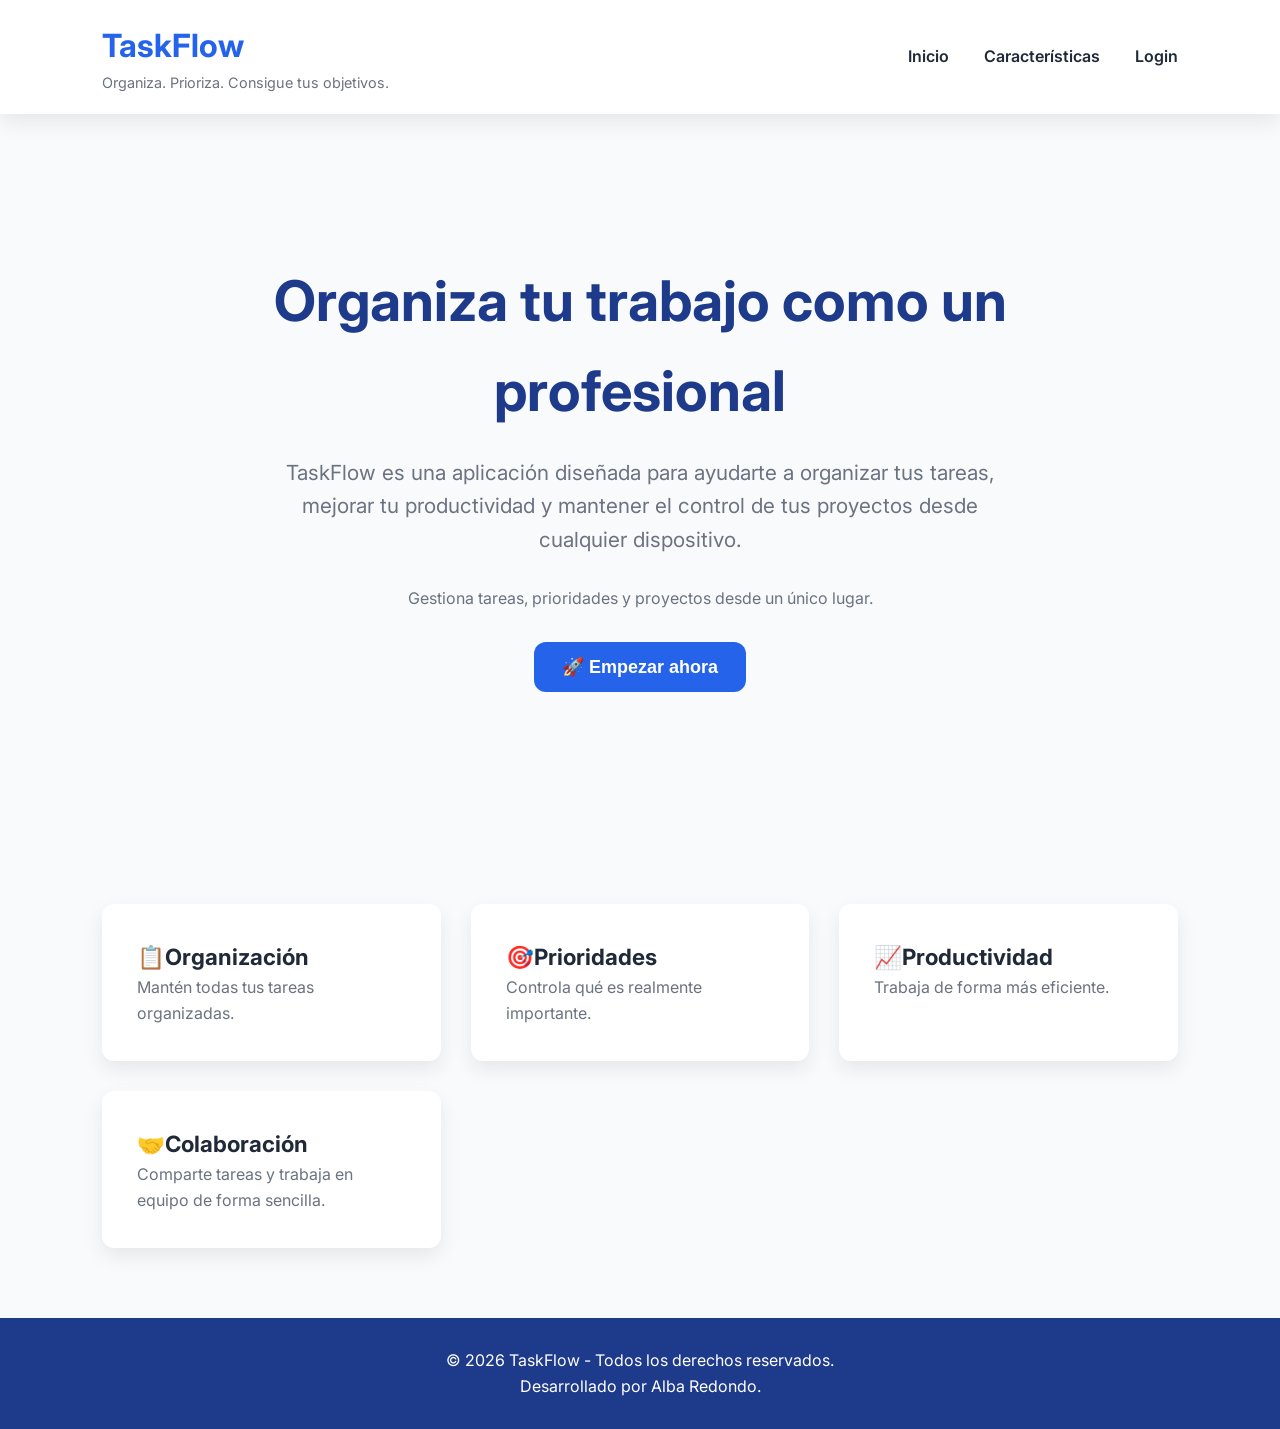
<file: index.html>
<!DOCTYPE html>
<html lang="es">

<head>

    <meta charset="UTF-8">

    <meta name="viewport"
        content="width=device-width, initial-scale=1.0">

    <title>TaskFlow</title>

    <link rel="stylesheet" href="css/variables.css">

    <link rel="stylesheet" href="css/style.css">

    <link rel="preconnect" href="https://fonts.googleapis.com">

    <link rel="preconnect"
        href="https://fonts.gstatic.com"
        crossorigin>

    <link href="https://fonts.googleapis.com/css2?family=Inter:wght@300;400;600;700&display=swap"
        rel="stylesheet">

</head>

<body>

<header>

   <div class="logo">

    <h2>TaskFlow</h2>

    <p>Organiza. Prioriza. Consigue tus objetivos.</p>

</div>

    <nav>

        <ul>

            <li><a href="#">Inicio</a></li>

            <li><a href="#">Características</a></li>

            <li><a href="login.html">Login</a></li>

        </ul>

    </nav>

</header>

<section class="hero">

    <div class="hero-content">

        <h1>
            Organiza tu trabajo como un profesional
        </h1>

        <p class="subtitle">

    TaskFlow es una aplicación diseñada para ayudarte a organizar tus tareas, mejorar tu productividad y mantener el control de tus proyectos desde cualquier dispositivo.

</p>

        <p>

            Gestiona tareas, prioridades y proyectos desde un único lugar.

        </p>

        <a href="login.html">

            <button>

                🚀 Empezar ahora

            </button>

        </a>

    </div>

    </section>

    <section class="features">

    <article class="card">

        <h3> 📋Organización</h3>

        <p>

            Mantén todas tus tareas organizadas.

        </p>

    </article>

    <article class="card">

        <h3> 🎯Prioridades</h3>

        <p>

            Controla qué es realmente importante.

        </p>

    </article>

    <article class="card">

        <h3>📈Productividad</h3>

        <p>

            Trabaja de forma más eficiente.

        </p>

    </article>

    <article class="card">

    <h3>🤝Colaboración</h3>

    <p>

        Comparte tareas y trabaja en equipo de forma sencilla.

    </p>

</article>

</section>

<footer>

    <p>

        © 2026 TaskFlow - Todos los derechos reservados.

    </p>

    <p>

        Desarrollado por Alba Redondo.

    </p>

</footer>
</body>

</html>
</file>
<file: css/variables.css>
/* ===========================
   VARIABLES GLOBALES
=========================== */

:root {

    /* Colores principales */

    --primary-color: #2563EB;
    --primary-dark: #1E3A8A;

    /* Colores secundarios */

    --secondary-color: #10B981;

    /* Fondo */

    --background: #F8FAFC;

    /* Tarjetas */

    --card-background: #FFFFFF;

    /* Texto */

    --text-color: #1F2937;

    --text-light: #6B7280;

    /* Bordes */

    --border-color: #E5E7EB;

    /* Error */

    --danger: #EF4444;

    /* Radios */

    --radius: 12px;

    /* Sombras */

    --shadow: 0px 8px 20px rgba(0, 0, 0, .08);

    /* Fuente */

    --font-family: 'Inter', sans-serif;

    body.dark {

        --background: #0F172A;

        --primary-color: #818CF8;

        --primary-dark: #1E293B;

    }

}
</file>
<file: css/style.css>
/* ===========================
   RESET
=========================== */

*{

    margin:0;
    padding:0;
    box-sizing:border-box;

}
body{

    font-family:var(--font-family);

    background:var(--background);

    color:var(--text-color);

    line-height:1.6;

}

/* ===========================
   HEADER
=========================== */

header{

    display:flex;

    justify-content:space-between;

    align-items:center;

    padding:20px 8%;

    background:white;

    box-shadow:var(--shadow);

    position:sticky;

    top:0;

    z-index:100;

}

.logo h2{

    color:var(--primary-color);

    font-size:2rem;

}

.logo p{

    font-size:.9rem;

}

nav ul{

    display:flex;

    gap:35px;

    align-items:center;

}
nav a{

    font-weight:600;

    transition:.3s;

}
nav a:hover{

    color:var(--primary-color);

}
.hero{

    display:flex;

    justify-content:center;

    align-items:center;

    min-height:80vh;

    text-align:center;

    padding:50px;

}

.hero-content{

    max-width:750px;

}

.hero h1{

    font-size:3.5rem;

    margin-bottom:20px;

    color:var(--primary-dark);

}

.subtitle{

    font-size:1.3rem;

    margin-bottom:20px;

}

.hero p{

    margin-bottom:30px;

}
.hero button{

    font-size:18px;

}
.hero button:hover{

    transform:translateY(-3px);

}

.features{

    display:grid;

    grid-template-columns:repeat(auto-fit,minmax(250px,1fr));

    gap:30px;

    padding:70px 8%;

}
.card{

    background:white;

    padding:35px;

    border-radius:var(--radius);

    box-shadow:var(--shadow);

    transition:.3s;

}

.card:hover{

    transform:translateY(-8px);

}

footer{

    text-align:center;

    padding:30px;

    background:var(--primary-dark);

    color:white;

}

footer p{

    color:white;

}


.container{

    width:90%;

    max-width:1200px;

    margin:auto;

}
a{

    text-decoration:none;

    color:inherit;

}
ul{

    list-style:none;

}
button{

    cursor:pointer;

    border:none;

    padding:14px 28px;

    background:var(--primary-color);

    color:white;

    border-radius:var(--radius);

    font-size:16px;

    font-weight:600;

    transition:.3s;

}
button:hover{

    background:var(--primary-dark);

}
img{

    max-width:100%;

    display:block;

}
h1{

    font-size:3rem;

}

h2{

    font-size:2rem;

}

h3{

    font-size:1.4rem;

}

p{

    color:var(--text-light);

}
</file>
